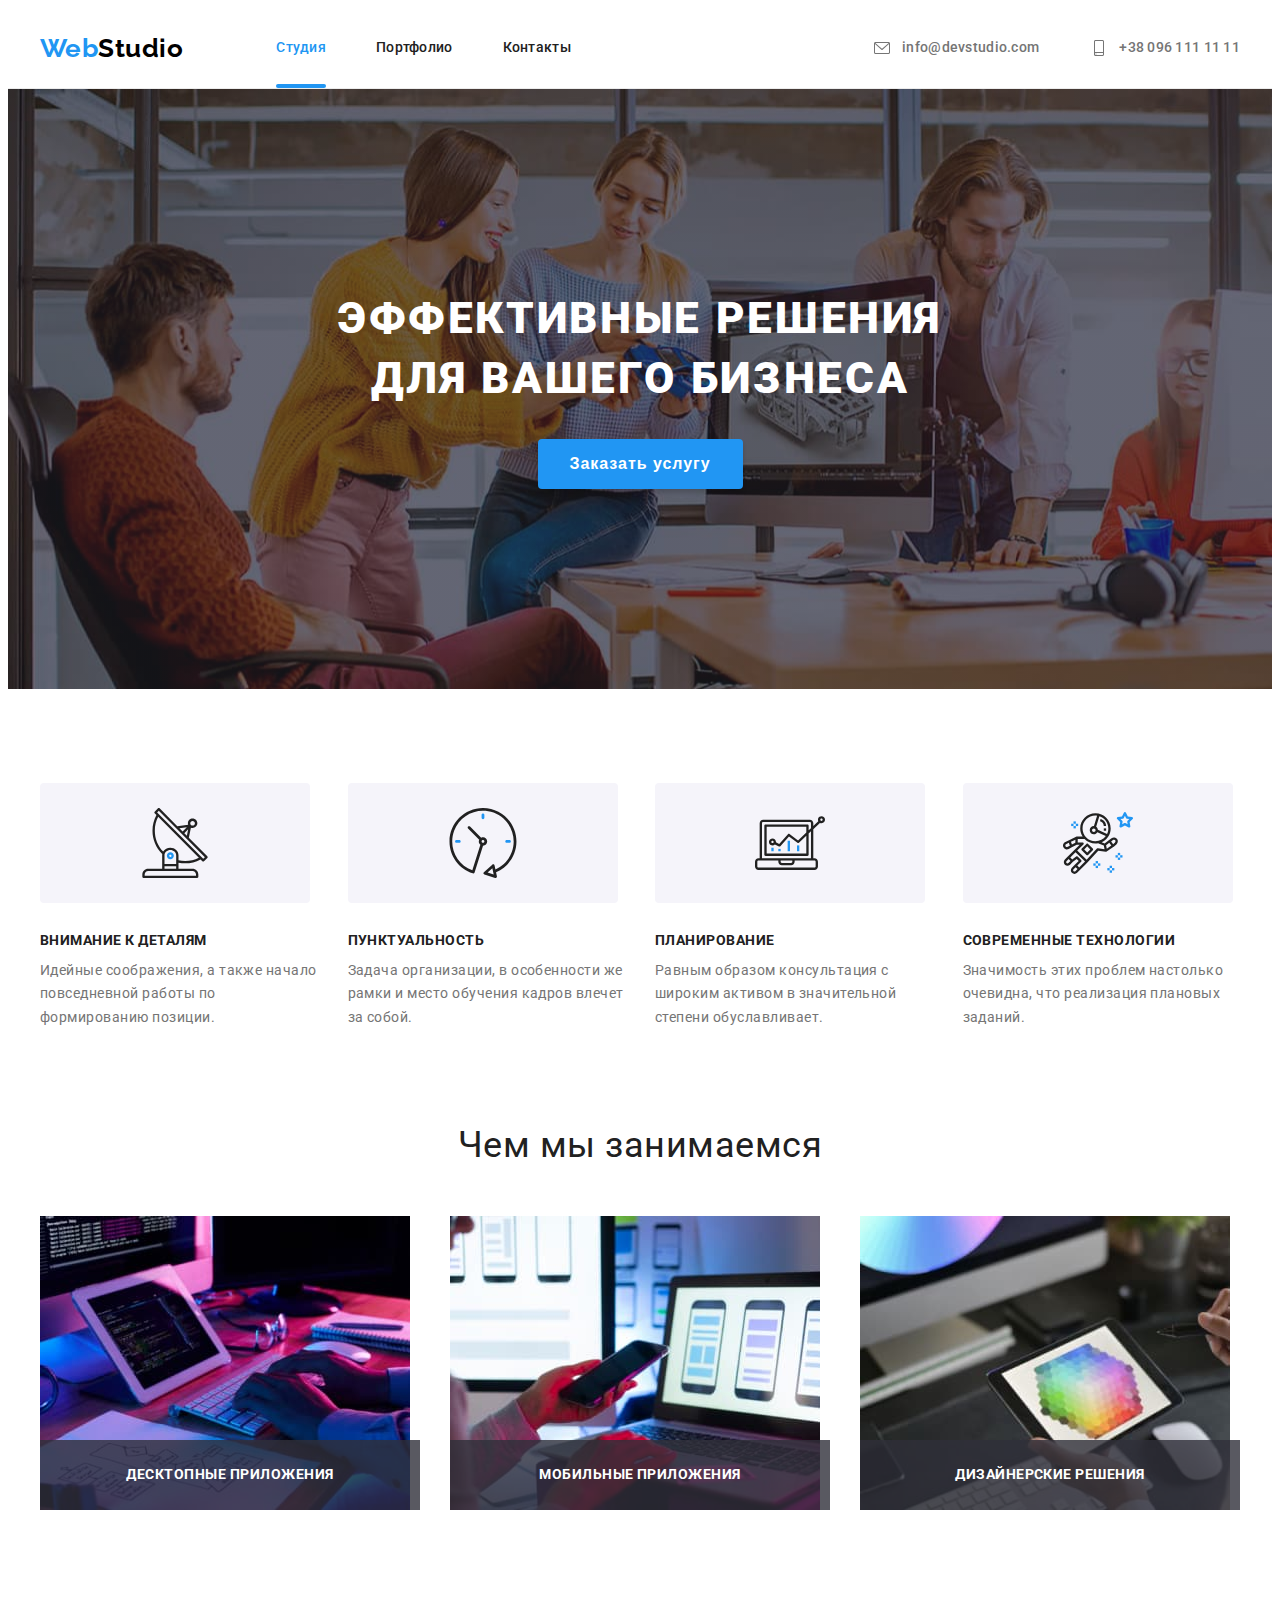
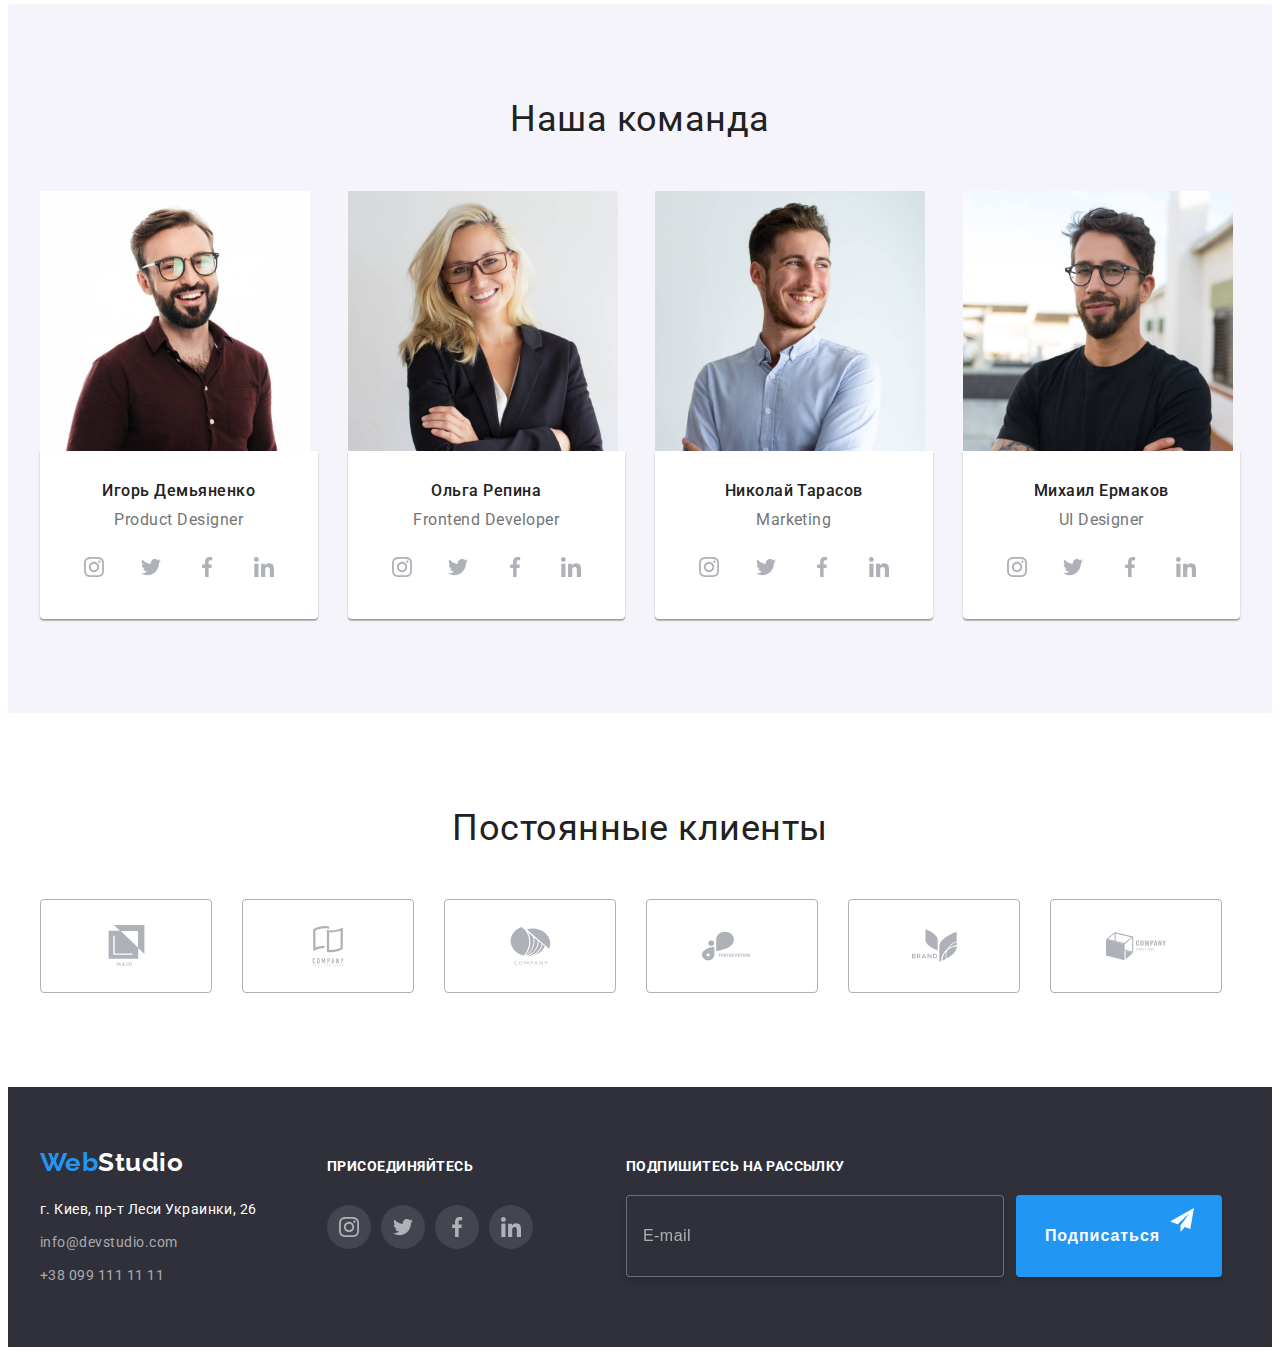
<file: index.html>
<!DOCTYPE html>
<html lang="ru">
  <head>
    <meta charset="UTF-8" />
    <meta http-equiv="X-UA-Compatible" content="IE=edge" />
    <meta name="viewport" content="width=device-width, initial-scale=1.0" />
    <title>Document</title>
    <link rel="preconnect" href="https://fonts.googleapis.com" />
    <link rel="preconnect" href="https://fonts.gstatic.com" crossorigin />
    <link
      href="https://fonts.googleapis.com/css2?family=Oleo+Script&family=Raleway:wght@700&family=Roboto:wght@400;500;700;900&display=swap"
      rel="stylesheet"
    />
    <link
      rel="stylesheet"
      href="https://cdnjs.cloudflare.com/ajax/libs/modern-normalize/1.1.0/modern-normalize.min.css"
      integrity="sha512-wpPYUAdjBVSE4KJnH1VR1HeZfpl1ub8YT/NKx4PuQ5NmX2tKuGu6U/JRp5y+Y8XG2tV+wKQpNHVUX03MfMFn9Q=="
      crossorigin="anonymous"
      referrerpolicy="no-referrer"
    />
    <link rel="stylesheet" href="./css/main.min.css" />
  </head>

  <body>
    <!-- Это шапка сайта-->
    <header class="header">
      <div class="container">
        <a class="logo header__logo link" href="" lang="en"
          ><span class="logo__text">Web</span>Studio</a
        >
        <!-- Навигация на другие страницы -->
        <nav class="navigation">
          <ul class="nav-list list">
            <li class="nav-list__item">
              <a class="nav-list__link nav-list__link_active-page link" href="">Студия</a>
            </li>
            <li class="nav-list__item">
              <a class="nav-list__link link" href="./portfolio.html">Портфолио</a>
            </li>
            <li class="nav-list__item">
              <a class="nav-list__link link" href="">Контакты</a>
            </li>
          </ul>
        </nav>
        <ul class="contact-list header__contact-list list">
          <li class="contact-list__item">
            <a class="contact-list__link link" href="mailto:info@devstudio.com">
              <svg class="contact-list__icon" width="20" height="16">
                <use href="./images/sprite.svg#icon-envelope"></use>
              </svg>

              info@devstudio.com</a
            >
          </li>
          <li class="contact-list__item link">
            <a class="contact-list__link link" href="tel:+380961111111">
              <svg class="contact-list__icon" width="20" height="16">
                <use href="./images/sprite.svg#icon-smartphone"></use>
              </svg>
              +38 096 111 11 11</a
            >
          </li>
        </ul>
      </div>
    </header>
    <main>
      <!-- Это герой!-->
      <section class="hero">
        <div class="container">
          <h1 class="hero-title">
            Эффективные решения <span class="indent">для вашего бизнеса</span>
          </h1>
          <button class="btn" type="button" data-modal-open>Заказать услугу</button>
        </div>
      </section>

      <!-- Наши преимущества-->
      <section class="benefits section">
        <div class="container">
          <h2 class="title visually-hidden">Наши преимущества</h2>
          <ul class="benefits-list list">
            <li class="benefits-list__item">
              <div class="benefits-list__icon">
                <svg width="70" height="70">
                  <use href="./images/sprite.svg#icon-antenna"></use>
                </svg>
              </div>
              <h3 class="benefits-list__title">Внимание к деталям</h3>
              <p class="benefits-list__description">
                Идейные соображения, а также начало повседневной работы по формированию позиции.
              </p>
            </li>
            <li class="benefits-list__item">
              <div class="benefits-list__icon">
                <svg width="70" height="70">
                  <use href="./images/sprite.svg#icon-clock"></use>
                </svg>
              </div>
              <h3 class="benefits-list__title">Пунктуальность</h3>
              <p class="benefits-list__description">
                Задача организации, в особенности же рамки и место обучения кадров влечет за собой.
              </p>
            </li>
            <li class="benefits-list__item">
              <div class="benefits-list__icon">
                <svg width="70" height="70">
                  <use href="./images/sprite.svg#icon-diagram"></use>
                </svg>
              </div>
              <h3 class="benefits-list__title">Планирование</h3>
              <p class="benefits-list__description">
                Равным образом консультация с широким активом в значительной степени обуславливает.
              </p>
            </li>
            <li class="benefits-list__item">
              <div class="benefits-list__icon">
                <svg width="70" height="70">
                  <use href="./images/sprite.svg#icon-astronaut"></use>
                </svg>
              </div>
              <h3 class="benefits-list__title">Современные технологии</h3>
              <p class="benefits-list__description">
                Значимость этих проблем настолько очевидна, что реализация плановых заданий.
              </p>
            </li>
          </ul>
        </div>
      </section>

      <!-- Чем мы занимаемся-->
      <section class="activity section">
        <div class="container">
          <h2 class="title">Чем мы занимаемся</h2>
          <ul class="activity-list list">
            <li class="activity-list__item">
              <a href="">
                <div class="activity-list__img">
                  <img
                    src="./images/activity/img1.jpg"
                    alt="Планшет и клавиатура"
                    width="370"
                    height="294"
                  />
                  <p class="activity-list__description">Десктопные приложения</p>
                </div>
              </a>
            </li>
            <li class="activity-list__item">
              <a href="">
                <div class="activity-list__img">
                  <img
                    src="./images/activity/img2.jpg"
                    alt="Ноутбук и телефон"
                    width="370"
                    height="294"
                  />
                  <p class="activity-list__description">Мобильные приложения</p>
                </div>
              </a>
            </li>
            <li class="activity-list__item">
              <a href="">
                <div class="activity-list__img">
                  <img src="./images/activity/img3.jpg" alt="Планшет" width="370" height="294" />
                  <p class="activity-list__description">Дизайнерские решения</p>
                </div>
              </a>
            </li>
          </ul>
        </div>
      </section>

      <!-- Наша команда-->
      <section class="team section">
        <div class="container">
          <h2 class="title">Наша команда</h2>
          <ul class="team-list list">
            <li class="team-list__item">
              <img
                src="./images/command/foto-1.jpg"
                alt="Игорь Демьяненко"
                width="270"
                height="260"
              />
              <div class="team-list__wrapper">
                <h3 class="team-list__title">Игорь Демьяненко</h3>
                <p class="team-list__description" lang="en">Product Designer</p>
                <ul class="list-social list">
                  <li>
                    <a class="list-social__link" href="">
                      <svg class="list-social__icon" width="20" height="20">
                        <use href="./images/sprite.svg#icon-instagram"></use>
                      </svg>
                    </a>
                  </li>
                  <li>
                    <a class="list-social__link" href="">
                      <svg class="list-social__icon" width="20" height="20">
                        <use href="./images/sprite.svg#icon-twitter"></use>
                      </svg>
                    </a>
                  </li>
                  <li>
                    <a class="list-social__link" href="">
                      <svg class="list-social__icon" width="20" height="20">
                        <use href="./images/sprite.svg#icon-facebook"></use>
                      </svg>
                    </a>
                  </li>
                  <li>
                    <a class="list-social__link" href="">
                      <svg class="list-social__icon" width="20" height="20">
                        <use href="./images/sprite.svg#icon-linkedin"></use>
                      </svg>
                    </a>
                  </li>
                </ul>
              </div>
            </li>
            <li class="team-list__item">
              <img src="./images/command/foto-2.jpg" alt="Ольга Репина" width="270" height="260" />
              <div class="team-list__wrapper">
                <h3 class="team-list__title">Ольга Репина</h3>
                <p class="team-list__description" lang="en">Frontend Developer</p>
                <ul class="list-social list">
                  <li>
                    <a class="list-social__link" href="">
                      <svg class="list-social__icon" width="20" height="20">
                        <use href="./images/sprite.svg#icon-instagram"></use>
                      </svg>
                    </a>
                  </li>
                  <li>
                    <a class="list-social__link" href="">
                      <svg class="list-social__icon" width="20" height="20">
                        <use href="./images/sprite.svg#icon-twitter"></use>
                      </svg>
                    </a>
                  </li>
                  <li>
                    <a class="list-social__link" href="">
                      <svg class="list-social__icon" width="20" height="20">
                        <use href="./images/sprite.svg#icon-facebook"></use>
                      </svg>
                    </a>
                  </li>
                  <li>
                    <a class="list-social__link" href="">
                      <svg class="list-social__icon" width="20" height="20">
                        <use href="./images/sprite.svg#icon-linkedin"></use>
                      </svg>
                    </a>
                  </li>
                </ul>
              </div>
            </li>
            <li class="team-list__item">
              <img
                src="./images/command/foto-3.jpg"
                alt="Николай Тарасов"
                width="270"
                height="260"
              />
              <div class="team-list__wrapper">
                <h3 class="team-list__title">Николай Тарасов</h3>
                <p class="team-list__description" lang="en">Marketing</p>
                <ul class="list-social list">
                  <li>
                    <a class="list-social__link" href="">
                      <svg class="list-social__icon" width="20" height="20">
                        <use href="./images/sprite.svg#icon-instagram"></use>
                      </svg>
                    </a>
                  </li>
                  <li>
                    <a class="list-social__link" href="">
                      <svg class="list-social__icon" width="20" height="20">
                        <use href="./images/sprite.svg#icon-twitter"></use>
                      </svg>
                    </a>
                  </li>
                  <li>
                    <a class="list-social__link" href="">
                      <svg class="list-social__icon" width="20" height="20">
                        <use href="./images/sprite.svg#icon-facebook"></use>
                      </svg>
                    </a>
                  </li>
                  <li>
                    <a class="list-social__link" href="">
                      <svg class="list-social__icon" width="20" height="20">
                        <use href="./images/sprite.svg#icon-linkedin"></use>
                      </svg>
                    </a>
                  </li>
                </ul>
              </div>
            </li>
            <li class="team-list__item">
              <img
                src="./images/command/foto-4.jpg"
                alt="Михаил Ермаков"
                width="270"
                height="260"
              />
              <div class="team-list__wrapper">
                <h3 class="team-list__title">Михаил Ермаков</h3>
                <p class="team-list__description" lang="en">UI Designer</p>
                <ul class="list-social list">
                  <li>
                    <a class="list-social__link" href="">
                      <svg class="list-social__icon" width="20" height="20">
                        <use href="./images/sprite.svg#icon-instagram"></use>
                      </svg>
                    </a>
                  </li>
                  <li>
                    <a class="list-social__link" href="">
                      <svg class="list-social__icon" width="20" height="20">
                        <use href="./images/sprite.svg#icon-twitter"></use>
                      </svg>
                    </a>
                  </li>
                  <li>
                    <a class="list-social__link" href="">
                      <svg class="list-social__icon" width="20" height="20">
                        <use href="./images/sprite.svg#icon-facebook"></use>
                      </svg>
                    </a>
                  </li>
                  <li>
                    <a class="list-social__link" href="">
                      <svg class="list-social__icon" width="20" height="20">
                        <use href="./images/sprite.svg#icon-linkedin"></use>
                      </svg>
                    </a>
                  </li>
                </ul>
              </div>
            </li>
          </ul>
        </div>
      </section>

      <!-- Постоянные клиенты-->
      <section class="clients section">
        <div class="container">
          <h2 class="title">Постоянные клиенты</h2>
          <ul class="clients-list list">
            <li class="clients-list__item">
              <a class="clients-list__link" href="">
                <svg class="clients-list__icon" width="41" height="47">
                  <use href="./images/sprite.svg#icon-client-one"></use>
                </svg>
              </a>
            </li>
            <li class="clients-list__item">
              <a class="clients-list__link" href="">
                <svg class="clients-list__icon" width="40" height="52">
                  <use href="./images/sprite.svg#icon-client-two"></use>
                </svg>
              </a>
            </li>
            <li class="clients-list__item">
              <a class="clients-list__link" href="">
                <svg class="clients-list__icon" width="43" height="41">
                  <use href="./images/sprite.svg#icon-client-three"></use>
                </svg>
              </a>
            </li>
            <li class="clients-list__item">
              <a class="clients-list__link" href="">
                <svg class="clients-list__icon" width="106" height="60">
                  <use href="./images/sprite.svg#icon-client-four"></use>
                </svg>
              </a>
            </li>
            <li class="clients-list__item">
              <a class="clients-list__link" href="">
                <svg class="clients-list__icon" width="63" height="45">
                  <use href="./images/sprite.svg#icon-client-five"></use>
                </svg>
              </a>
            </li>
            <li class="clients-list__item">
              <a class="clients-list__link" href="">
                <svg class="clients-list__icon" width="106" height="60">
                  <use href="./images/sprite.svg#icon-client-six"></use>
                </svg>
              </a>
            </li>
          </ul>
        </div>
      </section>
    </main>

    <!-- Подвал-->
    <footer class="footer section">
      <div class="container">
        <div>
          <a class="logo link" href="" lang="en"
            ><span class="logo__text">Web</span><span class="logo__text-footer">Studio</span></a
          >
          <address class="address">
            <ul class="list">
              <li class="address__item">
                <a
                  class="address__link"
                  href="https://www.google.com/maps/place/%D0%B1%D1%83%D0%BB.+%D0%9B%D0%B5%D1%81%D0%B8+%D0%A3%D0%BA%D1%80%D0%B0%D0%B8%D0%BD%D0%BA%D0%B8,+26,+%D0%9A%D0%B8%D0%B5%D0%B2,+02000/@50.4263966,30.5351145,16.25z/data=!4m5!3m4!1s0x40d4cf0e033ecbe9:0x57a4dffefec77da0!8m2!3d50.4265807!4d30.5383858"
                  target="_blank"
                  rel="noreferrer noopener nofollow"
                >
                  г. Киев, пр-т Леси Украинки, 26</a
                >
              </li>
              <li class="address__item">
                <a class="address__link address__link_color-white" href="mailto:info@devstudio.com"
                  >info@devstudio.com</a
                >
              </li>
              <li class="address__item">
                <a class="address__link address__link_color-white" href="tel:+380961111111"
                  >+38 099 111 11 11</a
                >
              </li>
            </ul>
          </address>
        </div>
        <div class="subscription-wrapper">
          <p class="subscription">присоединяйтесь</p>
          <ul class="list-social footer__list-social list">
            <li class="list-social__item">
              <a class="list-social__link list-social__link_bg-dark" href="">
                <svg class="list-social__icon list-social__icon_theme-light" width="20" height="20">
                  <use href="./images/sprite.svg#icon-instagram"></use>
                </svg>
              </a>
            </li>
            <li class="list-social__item">
              <a class="list-social__link list-social__link_bg-dark" href="">
                <svg class="list-social__icon list-social__icon_theme-light" width="20" height="20">
                  <use href="./images/sprite.svg#icon-twitter"></use>
                </svg>
              </a>
            </li>
            <li class="list-social__item">
              <a class="list-social__link list-social__link_bg-dark" href="">
                <svg class="list-social__icon list-social__icon_theme-light" width="20" height="20">
                  <use href="./images/sprite.svg#icon-facebook"></use>
                </svg>
              </a>
            </li>
            <li class="list-social__item">
              <a class="list-social__link list-social__link_bg-dark" href="">
                <svg class="list-social__icon list-social__icon_theme-light" width="20" height="20">
                  <use href="./images/sprite.svg#icon-linkedin"></use>
                </svg>
              </a>
            </li>
          </ul>
        </div>
        <form class="subscribtion-form">
          <p class="subscribtion-form__title subscription">Подпишитесь на рассылку</p>
          <div class="subscribe-form__wrapper">
            <label>
              <input class="subscribe-form__email" type="email" name="email" placeholder="E-mail" />
            </label>
            <button class="subscribe-form__btn" type="submit">Подписаться</button>
            <svg class="subscribe-form__icon" width="24" height="24">
              <use href="./images/sprite.svg#icon-icon-send"></use>
            </svg>
          </div>
        </form>
      </div>
    </footer>

    <!-- Модальное окно -->
    <div class="backdrop is-hidden" data-modal>
      <div class="modal">
        <button class="modal__btn-close" type="button" data-modal-close>
          <svg class="modal__btn-icon" width="18" height="18">
            <use href="./images/sprite.svg#icon-close-btn"></use>
          </svg>
        </button>
        <form class="contact-form">
          <p class="contact-form__name">Оставьте свои данные, мы вам перезвоним</p>
          <label class="contact-form__label">
            <span class="contact-form__data">Имя</span>
            <span class="contact-form__wrapper">
              <input
                class="contact-form__input"
                name="user-name"
                type="text"
                required
                placeholder=" "
              />
              <svg class="contact-form__icon" width="18" height="18">
                <use href="./images/sprite.svg#icon-person-black"></use>
              </svg>
            </span>
          </label>
          <label class="contact-form__label">
            <span class="contact-form__data">Телефон</span>
            <span class="contact-form__wrapper">
              <input
                class="contact-form__input"
                name="user-phone"
                type="tel"
                required
                placeholder=" "
              />
              <svg class="contact-form__icon" width="18" height="18">
                <use href="./images/sprite.svg#icon-phone-black"></use>
              </svg>
            </span>
          </label>
          <label class="contact-form__label">
            <span class="contact-form__data">Почта</span>
            <span class="contact-form__wrapper">
              <input
                class="contact-form__input"
                name="user-email"
                type="email"
                required
                placeholder=" "
              />
              <svg class="contact-form__icon" width="18" height="18">
                <use href="./images/sprite.svg#icon-email-black"></use>
              </svg>
            </span>
          </label>
          <label class="contact-form__label">
            <span class="contact-form__data">Комментарий</span>
            <textarea
              class="contact-form__message"
              name="user_message"
              placeholder="Введите текст"
            ></textarea>
          </label>
          <div class="contact-form__checkbox-wrapper">
            <input
              class="contact-form__checkbox visually-hidden"
              name="accept-policy"
              type="checkbox"
              id="policy-checkbox"
              required
            />
            <label class="contact-form__checkbox-label" for="policy-checkbox">
              <svg class="contact-form__checkbox-icon" width="16" height="15">
                <use href="./images/sprite.svg#icon-vector"></use>
              </svg>
              <svg class="contact-form__checkbox-icon-check" width="11" height="8">
                <use href="./images/sprite.svg#icon-vector-check"></use>
              </svg>
              Соглашаюсь с рассылкой и принимаю&nbsp;<a
                class="contact-form__checkbox-label-link"
                href=""
                >Условия договора</a
              ></label
            >
          </div>
          <button class="btn contact-form__btn" type="submit">Отправить</button>
        </form>
      </div>
    </div>

    <script src="./js/modal.js"></script>
  </body>
</html>
</file>
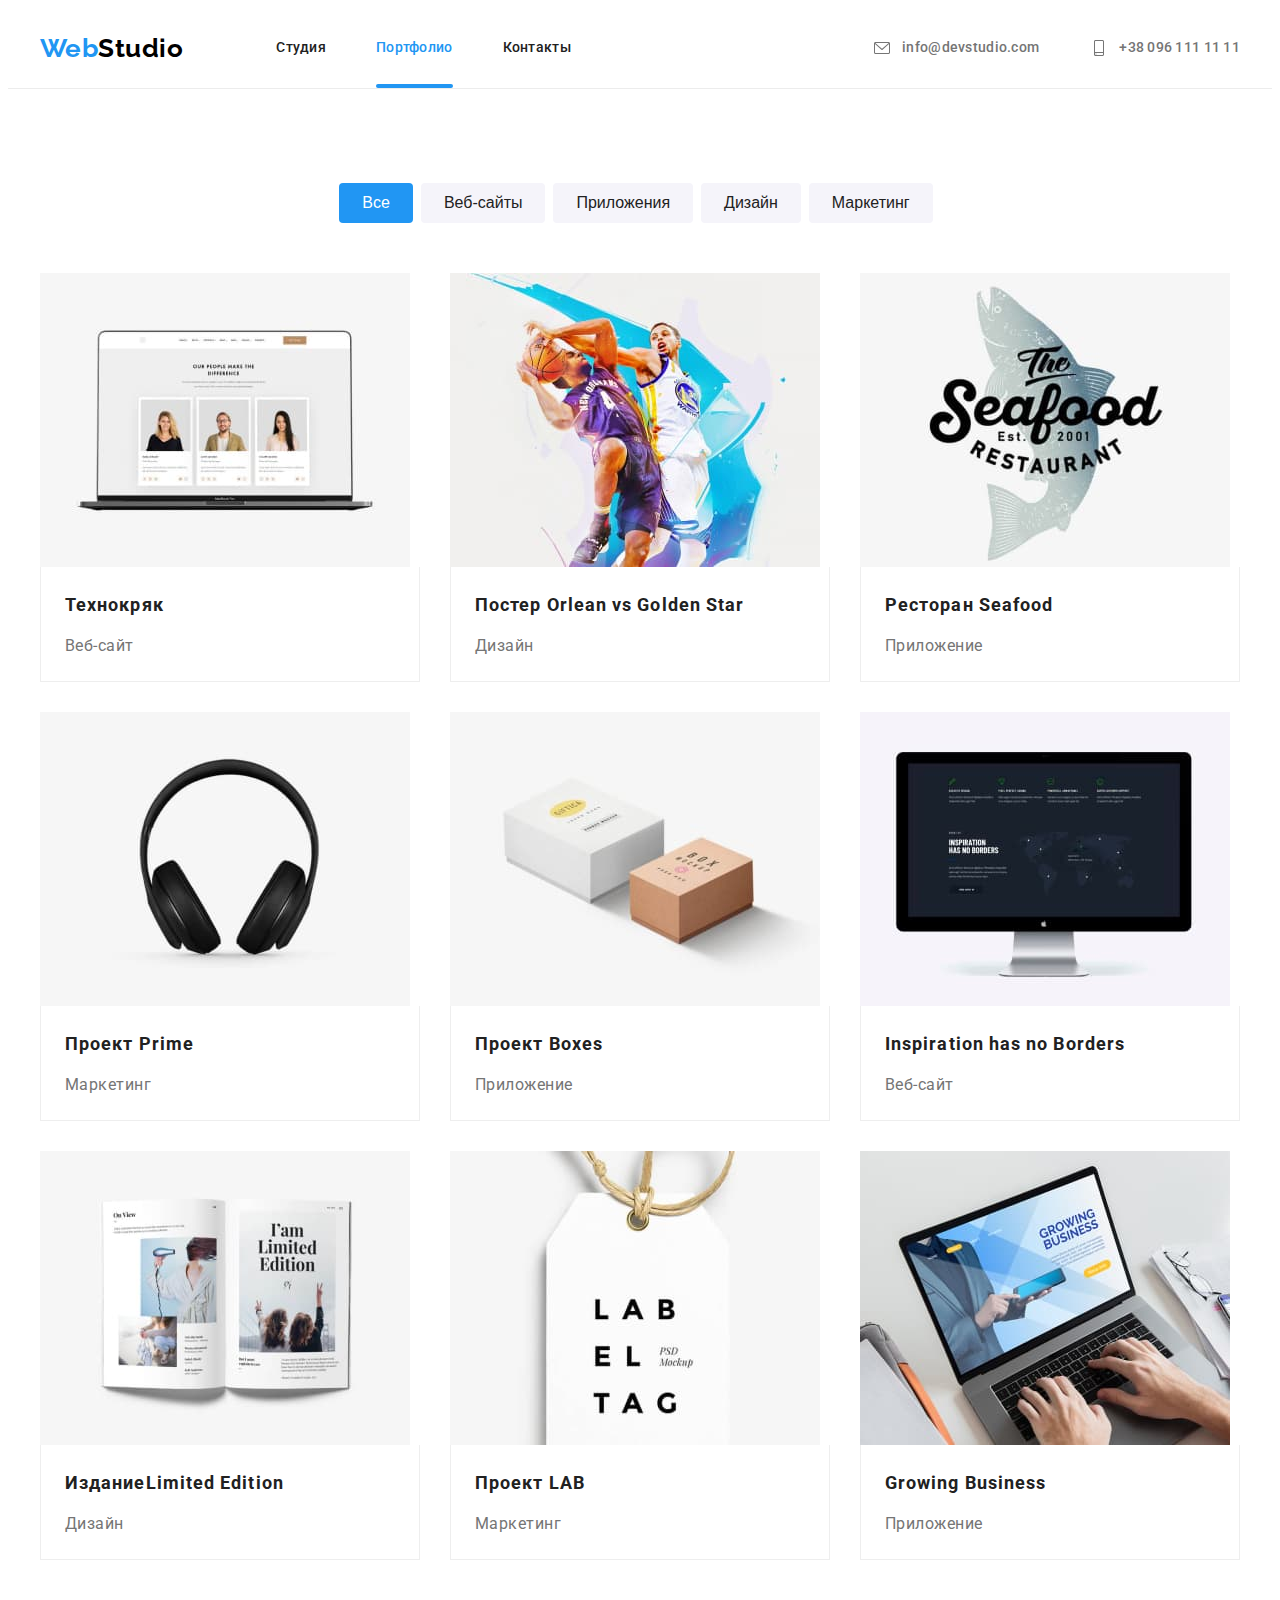
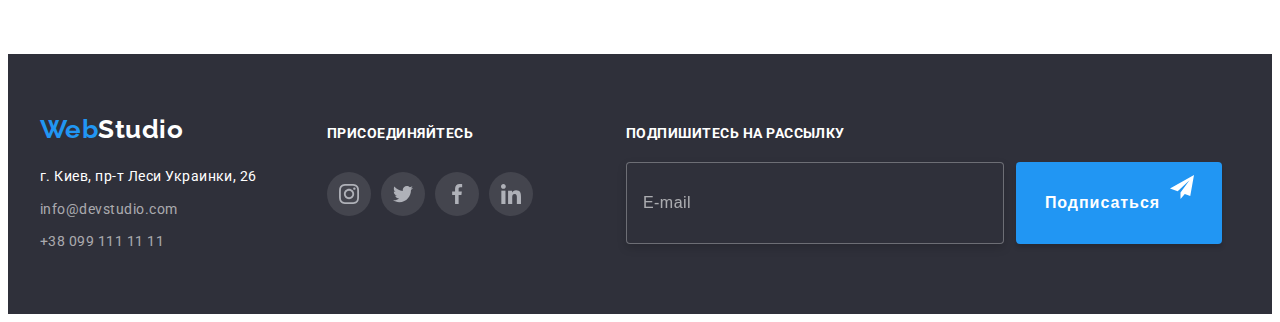
<file: portfolio.html>
<!DOCTYPE html>
<html lang="ru">
  <head>
    <meta charset="UTF-8" />
    <meta http-equiv="X-UA-Compatible" content="IE=edge" />
    <meta name="viewport" content="width=device-width, initial-scale=1.0" />
    <title>Document</title>
    <link rel="preconnect" href="https://fonts.googleapis.com" />
    <link rel="preconnect" href="https://fonts.gstatic.com" crossorigin />
    <link
      href="https://fonts.googleapis.com/css2?family=Oleo+Script&family=Raleway:wght@700&family=Roboto:wght@400;500;700;900&display=swap"
      rel="stylesheet"
    />
    <link
      rel="stylesheet"
      href="https://cdnjs.cloudflare.com/ajax/libs/modern-normalize/1.1.0/modern-normalize.min.css"
      integrity="sha512-wpPYUAdjBVSE4KJnH1VR1HeZfpl1ub8YT/NKx4PuQ5NmX2tKuGu6U/JRp5y+Y8XG2tV+wKQpNHVUX03MfMFn9Q=="
      crossorigin="anonymous"
      referrerpolicy="no-referrer"
    />
    <link rel="stylesheet" href="./css/main.min.css" />
  </head>
  <body>
    <!-- Это шапка сайта-->
    <header class="header">
      <div class="container">
        <a class="logo header__logo link" href="" lang="en"
          ><span class="logo__text">Web</span>Studio</a
        >
        <!-- Навигация на другие страницы -->
        <nav class="navigation">
          <ul class="nav-list list">
            <li class="nav-list__item">
              <a class="nav-list__link link" href="./index.html">Студия</a>
            </li>
            <li class="nav-list__item">
              <a class="nav-list__link nav-list__link_active-page link" href="">Портфолио</a>
            </li>
            <li class="nav-list__item">
              <a class="nav-list__link link" href="">Контакты</a>
            </li>
          </ul>
        </nav>
        <ul class="contact-list header__contact-list list">
          <li class="contact-list__item">
            <a class="contact-list__link link" href="mailto:info@devstudio.com">
              <svg class="contact-list__icon" width="20" height="16">
                <use href="./images/sprite.svg#icon-envelope"></use>
              </svg>

              info@devstudio.com</a
            >
          </li>
          <li class="contact-list__item link">
            <a class="contact-list__link link" href="tel:+380961111111">
              <svg class="contact-list__icon" width="20" height="16">
                <use href="./images/sprite.svg#icon-smartphone"></use>
              </svg>
              +38 096 111 11 11</a
            >
          </li>
        </ul>
      </div>
    </header>
    <main>
      <section class="portfolio section">
        <div class="container">
          <h1 class="visually-hidden">Портфолио</h1>
          <ul class="portfolio-filter list">
            <li class="portfolio-filter__item">
              <button class="portfolio-filter__btn portfolio-filter__btn_active" type="button">
                Все
              </button>
            </li>
            <li class="portfolio-filter__item">
              <button class="portfolio-filter__btn" type="button">Веб-сайты</button>
            </li>
            <li class="portfolio-filter__item">
              <button class="portfolio-filter__btn" type="button">Приложения</button>
            </li>
            <li class="portfolio-filter__item">
              <button class="portfolio-filter__btn" type="button">Дизайн</button>
            </li>
            <li class="portfolio-filter__item">
              <button class="portfolio-filter__btn" type="button">Маркетинг</button>
            </li>
          </ul>
          <ul class="portfolio-cards list">
            <li class="portfolio-cards__item">
              <a class="portfolio-cards__link" href="">
                <div class="portfolio-cards__wrapper">
                  <img
                    src="./images/portfolio/technoquack.jpg"
                    alt="Технокряк"
                    width="370"
                    height="294"
                  />
                  <p class="portfolio-cards__discription">
                    Технокряк это современная площадка распространения коронавируса. Компании
                    используют эту платформу для цифрового шпионажа и атак на защищённые сервера
                    конкурентов.
                  </p>
                </div>
                <div class="portfolio-cards__shell">
                  <h2 class="portfolio-cards__title">Технокряк</h2>
                  <p class="portfolio-cards__paragraph">Веб-сайт</p>
                </div>
              </a>
            </li>
            <li class="portfolio-cards__item">
              <a class="portfolio-cards__link" href="">
                <div class="portfolio-cards__wrapper">
                  <img
                    src="./images/portfolio/poster.jpg"
                    alt="Мужчины играют в баскетбол"
                    width="370"
                    height="294"
                  />
                  <p class="portfolio-cards__discription">
                    Технокряк это современная площадка распространения коронавируса. Компании
                    используют эту платформу для цифрового шпионажа и атак на защищённые сервера
                    конкурентов.
                  </p>
                </div>
                <div class="portfolio-cards__shell">
                  <h2 class="portfolio-cards__title">
                    Постер <span lang="en">Orlean vs Golden Star</span>
                  </h2>
                  <p class="portfolio-cards__paragraph">Дизайн</p>
                </div>
              </a>
            </li>
            <li class="portfolio-cards__item">
              <a class="portfolio-cards__link" href="">
                <div class="portfolio-cards__wrapper">
                  <img
                    src="./images/portfolio/restaurant.jpg"
                    alt="Логотип ресторана"
                    width="370"
                    height="294"
                  />
                  <p class="portfolio-cards__discription">
                    Технокряк это современная площадка распространения коронавируса. Компании
                    используют эту платформу для цифрового шпионажа и атак на защищённые сервера
                    конкурентов.
                  </p>
                </div>
                <div class="portfolio-cards__shell">
                  <h2 class="portfolio-cards__title">Ресторан <span lang="en">Seafood</span></h2>
                  <p class="portfolio-cards__paragraph">Приложение</p>
                </div>
              </a>
            </li>
            <li class="portfolio-cards__item">
              <a class="portfolio-cards__link" href="">
                <div class="portfolio-cards__wrapper">
                  <img src="./images/portfolio/prime.jpg" alt="Наушники" width="370" height="294" />
                  <p class="portfolio-cards__discription">
                    Технокряк это современная площадка распространения коронавируса. Компании
                    используют эту платформу для цифрового шпионажа и атак на защищённые сервера
                    конкурентов.
                  </p>
                </div>
                <div class="portfolio-cards__shell">
                  <h2 class="portfolio-cards__title">Проект <span lang="en">Prime</span></h2>
                  <p class="portfolio-cards__paragraph">Маркетинг</p>
                </div>
              </a>
            </li>
            <li class="portfolio-cards__item">
              <a class="portfolio-cards__link" href="">
                <div class="portfolio-cards__wrapper">
                  <img
                    src="./images/portfolio/boxes.jpg"
                    alt="2 коробочки"
                    width="370"
                    height="294"
                  />
                  <p class="portfolio-cards__discription">
                    Технокряк это современная площадка распространения коронавируса. Компании
                    используют эту платформу для цифрового шпионажа и атак на защищённые сервера
                    конкурентов.
                  </p>
                </div>
                <div class="portfolio-cards__shell">
                  <h2 class="portfolio-cards__title">Проект <span lang="en">Boxes</span></h2>
                  <p class="portfolio-cards__paragraph">Приложение</p>
                </div>
              </a>
            </li>
            <li class="portfolio-cards__item">
              <a class="portfolio-cards__link" href="">
                <div class="portfolio-cards__wrapper">
                  <img
                    src="./images/portfolio/inspiration.jpg"
                    alt="Монитор"
                    width="370"
                    height="294"
                  />
                  <p class="portfolio-cards__discription">
                    Технокряк это современная площадка распространения коронавируса. Компании
                    используют эту платформу для цифрового шпионажа и атак на защищённые сервера
                    конкурентов.
                  </p>
                </div>
                <div class="portfolio-cards__shell">
                  <h2 class="portfolio-cards__title">
                    <span lang="en">Inspiration has no Borders</span>
                  </h2>
                  <p class="portfolio-cards__paragraph">Веб-сайт</p>
                </div>
              </a>
            </li>
            <li class="portfolio-cards__item">
              <a class="portfolio-cards__link" href="">
                <div class="portfolio-cards__wrapper">
                  <img
                    src="./images/portfolio/limited-edition.jpg"
                    alt="Журнал"
                    width="370"
                    height="294"
                  />
                  <p class="portfolio-cards__discription">
                    Технокряк это современная площадка распространения коронавируса. Компании
                    используют эту платформу для цифрового шпионажа и атак на защищённые сервера
                    конкурентов.
                  </p>
                </div>
                <div class="portfolio-cards__shell">
                  <h2 class="portfolio-cards__title">
                    Издание<span lang="en">Limited Edition</span>
                  </h2>
                  <p class="portfolio-cards__paragraph">Дизайн</p>
                </div>
              </a>
            </li>
            <li class="portfolio-cards__item">
              <a class="portfolio-cards__link" href="">
                <div class="portfolio-cards__wrapper">
                  <img src="./images/portfolio/lab.jpg" alt="Проект" width="370" height="294" />
                  <p class="portfolio-cards__discription">
                    Технокряк это современная площадка распространения коронавируса. Компании
                    используют эту платформу для цифрового шпионажа и атак на защищённые сервера
                    конкурентов.
                  </p>
                </div>
                <div class="portfolio-cards__shell">
                  <h2 class="portfolio-cards__title">Проект <span lang="en">LAB</span></h2>
                  <p class="portfolio-cards__paragraph">Маркетинг</p>
                </div>
              </a>
            </li>
            <li class="portfolio-cards__item">
              <a class="portfolio-cards__link" href="">
                <div class="portfolio-cards__wrapper">
                  <img
                    src="./images/portfolio/business.jpg"
                    alt="Ноутбук"
                    width="370"
                    height="294"
                  />
                  <p class="portfolio-cards__discription">
                    Технокряк это современная площадка распространения коронавируса. Компании
                    используют эту платформу для цифрового шпионажа и атак на защищённые сервера
                    конкурентов.
                  </p>
                </div>
                <div class="portfolio-cards__shell">
                  <h2 class="portfolio-cards__title"><span lang="en">Growing Business</span></h2>
                  <p class="portfolio-cards__paragraph">Приложение</p>
                </div>
              </a>
            </li>
          </ul>
        </div>
      </section>
    </main>

    <!-- Подвал-->
    <footer class="footer section">
      <div class="container">
        <div>
          <a class="logo link" href="" lang="en"
            ><span class="logo__text">Web</span><span class="logo__text-footer">Studio</span></a
          >
          <address class="address">
            <ul class="list">
              <li class="address__item">
                <a
                  class="address__link"
                  href="https://www.google.com/maps/place/%D0%B1%D1%83%D0%BB.+%D0%9B%D0%B5%D1%81%D0%B8+%D0%A3%D0%BA%D1%80%D0%B0%D0%B8%D0%BD%D0%BA%D0%B8,+26,+%D0%9A%D0%B8%D0%B5%D0%B2,+02000/@50.4263966,30.5351145,16.25z/data=!4m5!3m4!1s0x40d4cf0e033ecbe9:0x57a4dffefec77da0!8m2!3d50.4265807!4d30.5383858"
                  target="_blank"
                  rel="noreferrer noopener nofollow"
                >
                  г. Киев, пр-т Леси Украинки, 26</a
                >
              </li>
              <li class="address__item">
                <a class="address__link address__link_color-white" href="mailto:info@devstudio.com"
                  >info@devstudio.com</a
                >
              </li>
              <li class="address__item">
                <a class="address__link address__link_color-white" href="tel:+380961111111"
                  >+38 099 111 11 11</a
                >
              </li>
            </ul>
          </address>
        </div>
        <div class="subscription-wrapper">
          <p class="subscription">присоединяйтесь</p>
          <ul class="list-social footer__list-social list">
            <li class="list-social__item">
              <a class="list-social__link list-social__link_bg-dark" href="">
                <svg class="list-social__icon list-social__icon_theme-light" width="20" height="20">
                  <use href="./images/sprite.svg#icon-instagram"></use>
                </svg>
              </a>
            </li>
            <li class="list-social__item">
              <a class="list-social__link list-social__link_bg-dark" href="">
                <svg class="list-social__icon list-social__icon_theme-light" width="20" height="20">
                  <use href="./images/sprite.svg#icon-twitter"></use>
                </svg>
              </a>
            </li>
            <li class="list-social__item">
              <a class="list-social__link list-social__link_bg-dark" href="">
                <svg class="list-social__icon list-social__icon_theme-light" width="20" height="20">
                  <use href="./images/sprite.svg#icon-facebook"></use>
                </svg>
              </a>
            </li>
            <li class="list-social__item">
              <a class="list-social__link list-social__link_bg-dark" href="">
                <svg class="list-social__icon list-social__icon_theme-light" width="20" height="20">
                  <use href="./images/sprite.svg#icon-linkedin"></use>
                </svg>
              </a>
            </li>
          </ul>
        </div>
        <form class="subscribtion-form">
          <p class="subscribtion-form__title subscription">Подпишитесь на рассылку</p>
          <div class="subscribe-form__wrapper">
            <label>
              <input class="subscribe-form__email" type="email" name="email" placeholder="E-mail" />
            </label>
            <button class="subscribe-form__btn" type="submit">Подписаться</button>
            <svg class="subscribe-form__icon" width="24" height="24">
              <use href="./images/sprite.svg#icon-icon-send"></use>
            </svg>
          </div>
        </form>
      </div>
    </footer>
  </body>
</html>
</file>
<file: css/main.min.css>
:root{--primary-font-family: Roboto, sans-serif;--secondary-font-family: Raleway, sans-serif;--primary-text-color: #212121;--secondary-text-color: #757575;--light-text-color: #ffffff;--dark-text-color: #000000;--accent-color: #2196f3;--primary-background-color: #ffffff;--secondary-background-color: #e5e5e5;--dark-background-color: #2f303a;--footer-form-text:rgba(255, 255, 255, 0.6);--bg-images-lianer-gradient: rgba(47, 48, 58, 0.4);--bg-activity-section: rgba(47, 48, 58, 0.8);--bg-cards-portfolio: rgba(33, 150, 243, 0.9);--bg-bd-modal: rgba(0, 0, 0, 0.2);--bg-modal-form-border: rgba(33, 33, 33, 0.2);--button-hover-color: #188ce8;--border-img-color: #eeeeee;--footer-contact-link-color: #ffffff99;--btn-portfolio-bg-color: #f5f4fa;--icon-social-color: #afb1b8;--transition-duration: 250ms;--transition-timing-function: cubic-bezier(0.4, 0, 0.2, 1)}.visually-hidden{position:absolute;width:1px;height:1px;margin:-1px;border:0;padding:0;white-space:nowrap;clip-path:inset(100%);clip:rect(0 0 0 0);overflow:hidden}body{font-family:var(--primary-font-family);letter-spacing:0.03em;color:var(--primary-text-color);background-color:var(--primary-background-color)}h1,h2,h3,h4,h5,h6,p{margin:0}img{display:block;max-width:100%;height:auto}.link{text-decoration:none;color:currentColor}.list{list-style:none;padding:0;margin:0}.section{padding-top:94px;padding-bottom:94px}.container{width:1200px;margin:0 auto;padding-left:15px;padding-right:15px}.indent{display:block}.logo{display:block;font-family:var(--secondary-font-family);font-size:26px;font-weight:700;line-height:1.19;color:var(--dark-text-color)}.header__logo{margin-right:93px}.logo__text{color:var(--accent-color)}.logo__text-footer{color:var(--light-text-color)}.btn{min-width:200px;padding:10px 32px;border:none;border-radius:4px;font-size:16px;font-weight:700;line-height:1.87;align-items:center;letter-spacing:0.06em;cursor:pointer;color:var(--light-text-color);background-color:var(--accent-color);box-shadow:0px 4px 4px rgba(0,0,0,0.15);transition:background-color var(--transition-duration) var(--transition-timing-function),box-shadow var(--transition-duration) var(--transition-timing-function)}.btn:hover,.btn:focus{background-color:var(--button-hover-color);box-shadow:0px 4px 4px rgba(0,0,0,0.15)}.title{font-size:36px;font-weight:400;line-height:1.17;margin-bottom:50px;text-align:center}.list-social{display:flex;justify-content:space-between;margin-right:32px;margin-left:32px}.list-social__item{margin-right:10px}.list-social__item:last-child{margin-right:0}.list-social__link{display:flex;width:44px;height:44px;border-radius:50%;justify-content:center;align-items:center;transition:background-color var(--transition-duration) var(--transition-timing-function)}.list-social__link:hover,.list-social__link:focus{background-color:var(--accent-color)}.list-social__link_bg-dark{background:rgba(255,255,255,0.1)}.list-social__icon_theme-light{fill:var(--light-text-color)}.list-social__icon{fill:var(--icon-social-color);transition:fill var(--transition-duration) var(--transition-timing-function)}.list-social__link:hover .list-social__icon,.list-social__link:focus .list-social__icon{fill:var(--light-text-color)}.footer__list-social{margin-left:0;margin-right:0}.subscription{margin-bottom:30px;font-size:14px;font-weight:700;line-height:1.14;text-transform:uppercase;color:var(--light-text-color)}.backdrop{position:fixed;left:0;top:0;width:100vw;height:100vh;background:var(--bg-bd-modal);transition:transform var(--transition-duration) var(--transition-timing-function)}.backdrop.is-hidden{opacity:0;visibility:hidden;pointer-events:none}.modal{position:absolute;top:50%;left:50%;transform:translate(-50%, -50%) scale(1);width:528px;height:581px;background:var(--primary-background-color);box-shadow:0px 1px 3px rgba(0,0,0,0.12),0px 1px 1px rgba(0,0,0,0.14),0px 2px 1px rgba(0,0,0,0.2);border-radius:4px;padding:40px}.backdrop.is-hidden .modal{transform:scale(1.1)}.modal__btn-close{position:absolute;right:8px;top:8px;display:flex;justify-content:center;align-items:center;width:30px;height:30px;border-radius:50%;background:var(--primary-background-color);border:1px solid rgba(0,0,0,0.1);padding:0;cursor:pointer;transition:fill var(--transition-duration) var(--transition-timing-function)}.modal__btn-close:hover,.modal__btn-close:focus{outline:none;fill:var(--accent-color)}.contact-form__name{margin-bottom:12px;font-size:20px;font-weight:700;line-height:1.15;text-align:center;color:var(--primary-text-color)}.contact-form__label{display:block}.contact-form__data{margin-bottom:4px;display:inline-block;font-size:12px;font-weight:400;line-height:1.17;letter-spacing:0.01em;color:var(--secondary-text-color)}.contact-form__wrapper{position:relative;display:block}.contact-form__input{padding-left:42px;padding-right:0;width:100%;height:40px;border:1px solid var(--bg-modal-form-border);border-radius:4px;transition:border-color var(--transition-duration) var(--transition-timing-function),fill var(--transition-duration) var(--transition-timing-function)}.contact-form__input:focus{outline:none;border-color:var(--accent-color);background-color:var(--primary-background-color);cursor:pointer}.contact-form__input:not(:placeholder-shown):required{border-color:var(--accent-color);background-color:var(--primary-background-color)}.contact-form__icon{position:absolute;left:12px;top:11px}.contact-form__input:focus+.contact-form__icon{fill:var(--accent-color)}.contact-form__input:not(:placeholder-shown):required+.contact-form__icon{fill:var(--accent-color)}.contact-form__message{padding:12px 16px;width:100%;height:120px;resize:none;border:1px solid var(--bg-modal-form-border);border-radius:4px;transition:border-color var(--transition-duration) var(--transition-timing-function)}.contact-form__message:focus{outline:none;border-color:var(--accent-color);cursor:pointer}.contact-form__message::placeholder{font-size:12px;font-weight:400;line-height:1.17;letter-spacing:0.01em;color:rgba(117,117,117,0.5)}.contact-form__message:not(:placeholder-shown){border-color:var(--accent-color);background-color:var(--primary-background-color)}.contact-form__checkbox-wrapper{position:relative;margin-top:20px;margin-bottom:30px;display:flex;align-items:center;justify-content:center}.contact-form__checkbox-label{display:flex;align-items:center;margin-left:8px;font-size:14px;font-weight:400;line-height:1.71;color:var(--secondary-text-color)}.contact-form__checkbox-icon{margin-right:8px;fill:var(--primary-text-color)}.contact-form__checkbox:focus+.contact-form__checkbox-label>.contact-form__checkbox-icon{fill:var(--accent-color)}.contact-form__checkbox:checked+.contact-form__checkbox-label>.contact-form__checkbox-icon{background-color:var(--accent-color);fill:var(--accent-color)}.contact-form__checkbox-icon-check{position:absolute;left:17px;top:50%;transform:translateY(-50%);opacity:0}.contact-form__checkbox:checked+.contact-form__checkbox-label>.contact-form__checkbox-icon-check{opacity:1}.contact-form__checkbox-label-link{color:var(--accent-color)}.contact-form__btn{display:block;margin:0 auto;outline:none;padding:10px 55px}.header{border-bottom:1px solid #ececec}.header>.container{display:flex;align-items:center}.nav-list{display:flex;align-items:center}.nav-list__item{margin-right:50px}.nav-list__item:last-child{margin-right:0}.nav-list__link{position:relative;display:block;padding-top:32px;padding-bottom:32px;font-size:14px;font-weight:500;line-height:1.14;letter-spacing:0.02em;transition:color var(--transition-duration) var(--transition-timing-function)}.nav-list__link:hover,.nav-list__link:focus{color:var(--accent-color)}.nav-list__link_active-page{color:var(--accent-color)}.nav-list__link_active-page::after{position:absolute;left:0;bottom:0;content:'';display:block;width:100%;height:4px;border-radius:2px;background-color:var(--accent-color)}.contact-list{display:flex;align-items:center}.header__contact-list{margin-left:auto}.contact-list__item{margin-right:50px}.contact-list__item:last-child{margin-right:0}.contact-list__link{display:flex;justify-content:center;align-items:center;padding-top:32px;padding-bottom:32px;font-size:14px;font-weight:500;line-height:1.14;letter-spacing:0.02em;color:var(--secondary-text-color)}.contact-list__link:hover,.contact-list__link:focus{color:var(--accent-color)}.contact-list__icon{margin-right:10px;fill:var(--secondary-text-color);transition:fill var(--transition-duration) var(--transition-timing-function)}.contact-list__link:hover .contact-list__icon,.contact-list__link:focus .contact-list__icon{fill:var(--accent-color)}.hero{padding-top:200px;padding-bottom:200px;margin:0 auto;max-width:1600px;text-align:center;background-color:var(--dark-background-color);background-image:linear-gradient(var(--bg-images-lianer-gradient), var(--bg-images-lianer-gradient)),url(../images/hero/bg-fon-hero.jpg);background-size:cover}.hero-title{margin-bottom:30px;font-size:44px;font-weight:900;line-height:1.36;text-align:center;letter-spacing:0.06em;text-transform:uppercase;color:var(--light-text-color)}.benefits{padding-bottom:0}.benefits-list{display:flex;margin-left:-30px;margin-top:-30px}.benefits-list__item{flex-basis:calc((100% - 120px) / 4);margin-left:30px;margin-top:30px}.benefits-list__icon{display:flex;width:270px;height:120px;margin-bottom:30px;border-radius:4px;justify-content:center;align-items:center;background:var(--btn-portfolio-bg-color)}.benefits-list__title{margin-bottom:10px;font-size:14px;font-weight:700;line-height:1.14;text-transform:uppercase;text-align:left}.benefits-list__description{font-size:14px;font-weight:400;line-height:1.71;color:var(--secondary-text-color)}.activity-list{display:flex;margin-left:-30px;margin-top:-30px}.activity-list__item{flex-basis:calc((100% - 90px) / 3);margin-left:30px;margin-top:30px}.activity-list__img{position:relative}.activity-list__description{position:absolute;left:0;bottom:0;width:100%;font-size:14px;font-weight:700;line-height:1.14;text-align:center;text-transform:uppercase;color:var(--light-text-color);background:var(--bg-activity-section);padding-top:27px;padding-bottom:27px}.team{background-color:var(--btn-portfolio-bg-color)}.team-list{display:flex;margin-left:-30px;margin-top:-30px}.team-list__item{flex-basis:calc((100% - 120px) / 4);margin-left:30px;margin-top:30px}.team-list__wrapper{padding-top:30px;padding-bottom:30px;border-radius:0px 0px 4px 4px;box-shadow:0px 1px 3px rgba(0,0,0,0.12),0px 1px 1px rgba(0,0,0,0.14),0px 2px 1px rgba(0,0,0,0.2);background:var(--primary-background-color)}.team-list__title{margin-bottom:10px;font-size:16px;font-weight:500;line-height:1.19;text-align:center}.team-list__description{margin-bottom:16px;font-size:16px;font-weight:400;line-height:1.19;text-align:center;color:var(--secondary-text-color)}.clients-list{display:flex}.clients-list__item{margin-right:30px}.clients-list__item:last-child{margin-right:0}.clients-list__link{display:flex;width:170px;height:92px;border:1px solid var(--icon-social-color);border-radius:4px;justify-content:center;align-items:center;transition:border-color var(--transition-duration) var(--transition-timing-function)}.clients-list__link:hover{border-color:var(--accent-color);transition:fill var(--transition-duration) var(--transition-timing-function)}.clients-list__icon{fill:var(--icon-social-color)}.clients-list__link:hover .clients-list__icon,.clients-list__link:focus .clients-list__icon{fill:var(--accent-color)}.footer{padding-top:60px;padding-bottom:60px;background-color:var(--dark-background-color)}.footer>.container{display:flex;align-items:baseline}.address{margin-top:20px;font-style:normal}.address__item{margin-bottom:9px}.address__item:last-child{margin-bottom:0}.address__link{text-decoration:none;font-size:14px;font-weight:400;line-height:1.71;color:var(--light-text-color);transition:color var(--transition-duration) var(--transition-timing-function)}.address__link:hover,.address__link:focus{color:var(--accent-color)}.address__link_color-white{color:var(--footer-contact-link-color)}.subscription-wrapper{margin-left:70px}.subscribtion-form{margin-left:93px}.subscribtion-form__title{margin-bottom:20px}.subscribe-form__wrapper{position:relative;display:flex}.subscribe-form__email{outline:none;padding-top:15px;padding-bottom:15px;padding-left:16px;width:358px;height:50px;border:1px solid rgba(255,255,255,0.3);filter:drop-shadow(0px 4px 4px rgba(0,0,0,0.15));border-radius:4px;background-color:var(--dark-background-color);color:var(--footer-form-text);font-size:16px;font-weight:400;line-height:1.25;align-items:center}.subscribe-form__email::placeholder{font-size:16px;font-weight:400;line-height:1.25;align-items:center;letter-spacing:0.03em;color:var(--footer-form-text)}.subscribe-form__btn{margin-left:12px;padding-left:29px;padding-right:62px;padding-top:10px;padding-bottom:10px;min-width:200px;border:none;border-radius:4px;font-size:16px;font-weight:700;line-height:1.87;letter-spacing:0.06em;cursor:pointer;color:var(--light-text-color);background-color:var(--accent-color);box-shadow:0px 4px 4px rgba(0,0,0,0.15)}.subscribe-form__icon{position:absolute;right:28px;top:13px}.portfolio-filter{margin-bottom:50px;display:flex;justify-content:center;align-items:center}.portfolio-filter__item{margin-right:8px}.portfolio-filter__item:last-child{margin-left:0}.portfolio-filter__btn{max-width:145px;padding:6px 22px;border:1px solid transparent;border-radius:4px;font-size:16px;font-weight:500;line-height:1.62;text-align:center;cursor:pointer;color:var(--primary-text-color);background:var(--btn-portfolio-bg-color);transition:color var(--transition-duration) var(--transition-timing-function),background-color var(--transition-duration) var(--transition-timing-function),box-shadow var(--transition-duration) var(--transition-timing-function)}.portfolio-filter__btn:hover,.portfolio-filter__btn:focus{color:var(--light-text-color);background-color:var(--accent-color);box-shadow:0px 3px 1px rgba(0,0,0,0.1),0px 1px 2px rgba(0,0,0,0.08),0px 2px 2px rgba(0,0,0,0.12)}.portfolio-filter__btn_active{color:var(--light-text-color);background-color:var(--accent-color)}.portfolio-cards{display:flex;flex-wrap:wrap;margin-left:-30px;margin-top:-30px}.portfolio-cards__item{flex-basis:calc((100% - 90px) / 3);margin-left:30px;margin-top:30px}.portfolio-cards__link{display:block;text-decoration:none;transition:box-shadow var(--transition-duration) var(--transition-timing-function)}.portfolio-cards__link:hover{box-shadow:0px 1px 1px rgba(0,0,0,0.12),0px 4px 4px rgba(0,0,0,0.06),1px 4px 6px rgba(0,0,0,0.16)}.portfolio-cards__wrapper{position:relative;overflow:hidden}.portfolio-cards__discription{position:absolute;top:0;left:0;width:100%;height:100%;font-size:18px;font-weight:400;line-height:1.56;color:var(--light-text-color);background-color:var(--bg-cards-portfolio);padding:63px 24px;transform:translateY(100%);transition:transform var(--transition-duration) var(--transition-timing-function)}.portfolio-cards__link:hover .portfolio-cards__discription,.portfolio-cards__link:focus .portfolio-cards__discription{transform:translateY(0%)}.portfolio-cards__shell{padding:20px 24px;border:1px solid var(--border-img-color);border-top:none;background:var(--primary-background-color)}.portfolio-cards__title{margin-bottom:8px;font-size:18px;font-weight:700;line-height:2;letter-spacing:0.06em;color:var(--primary-text-color)}.portfolio-cards__paragraph{font-size:16px;font-weight:400;line-height:1.87;color:var(--secondary-text-color)}
/*# sourceMappingURL=main.min.css.map */
</file>
